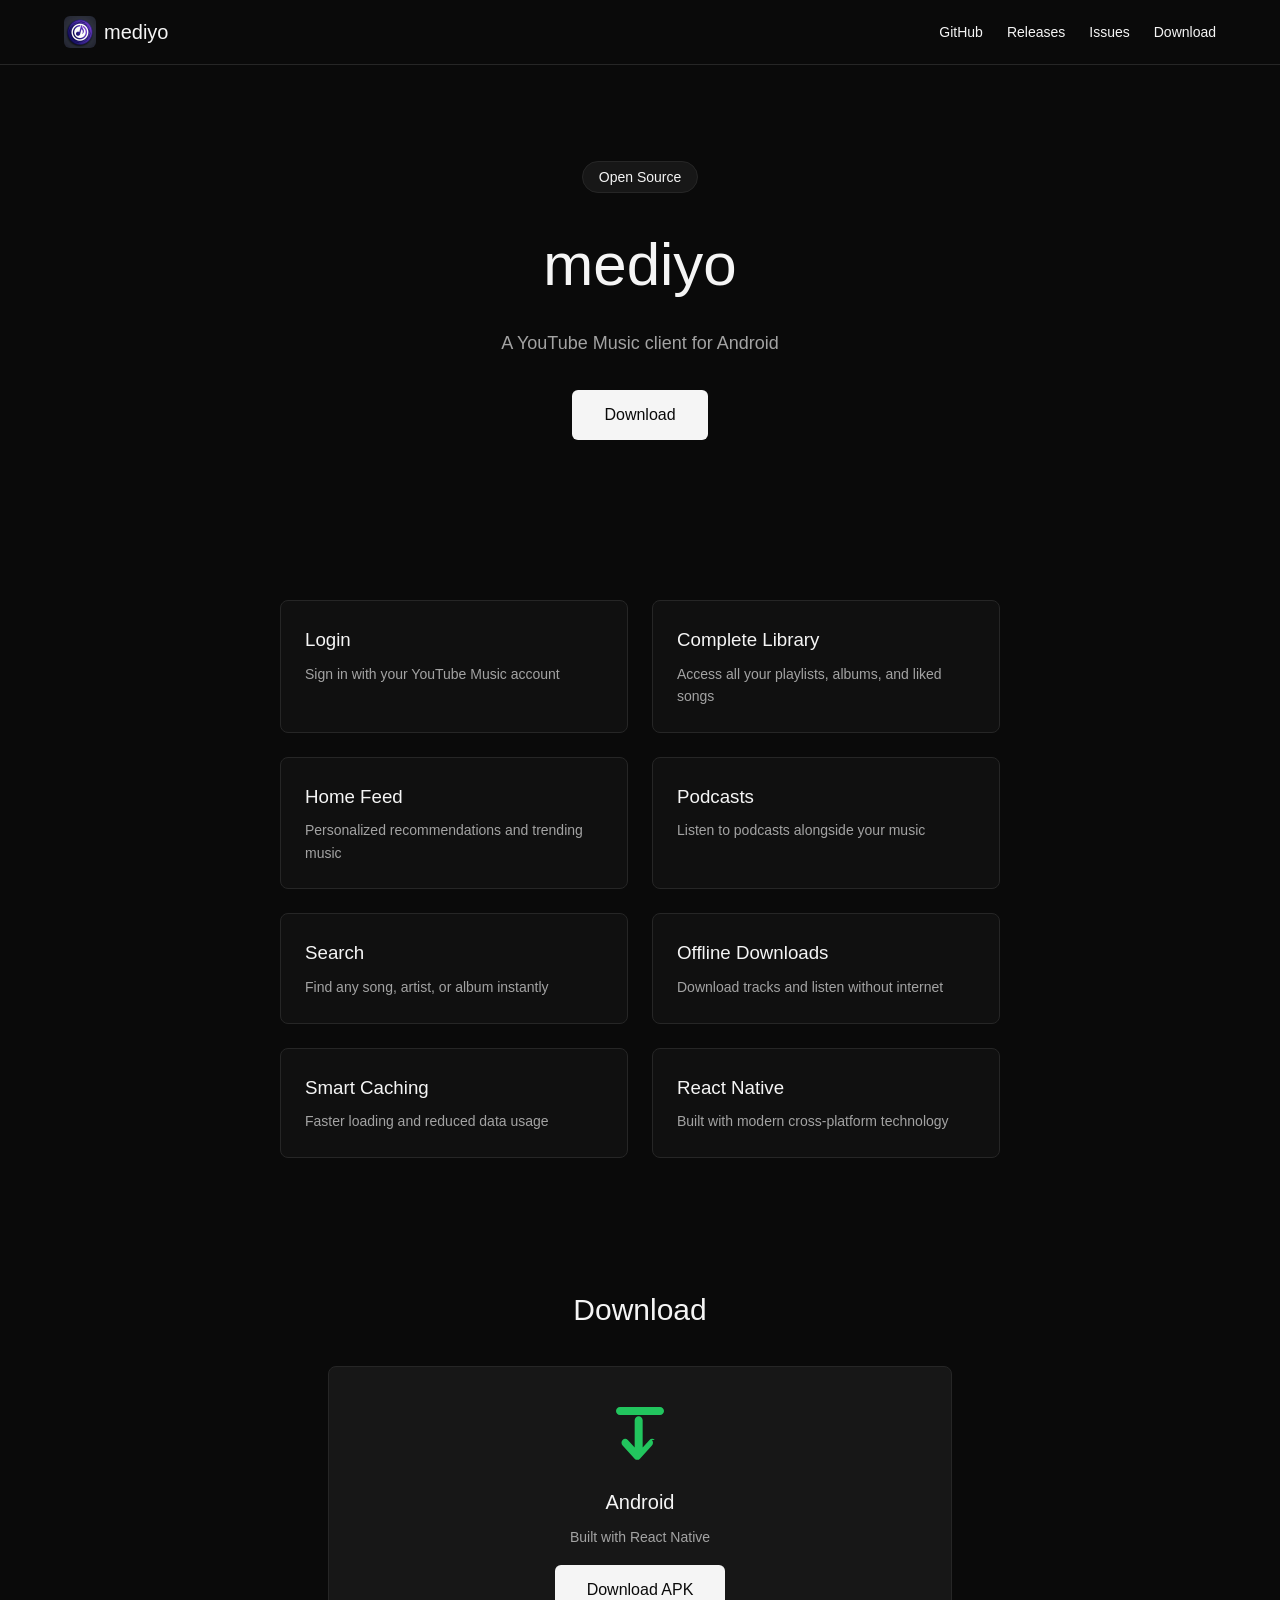
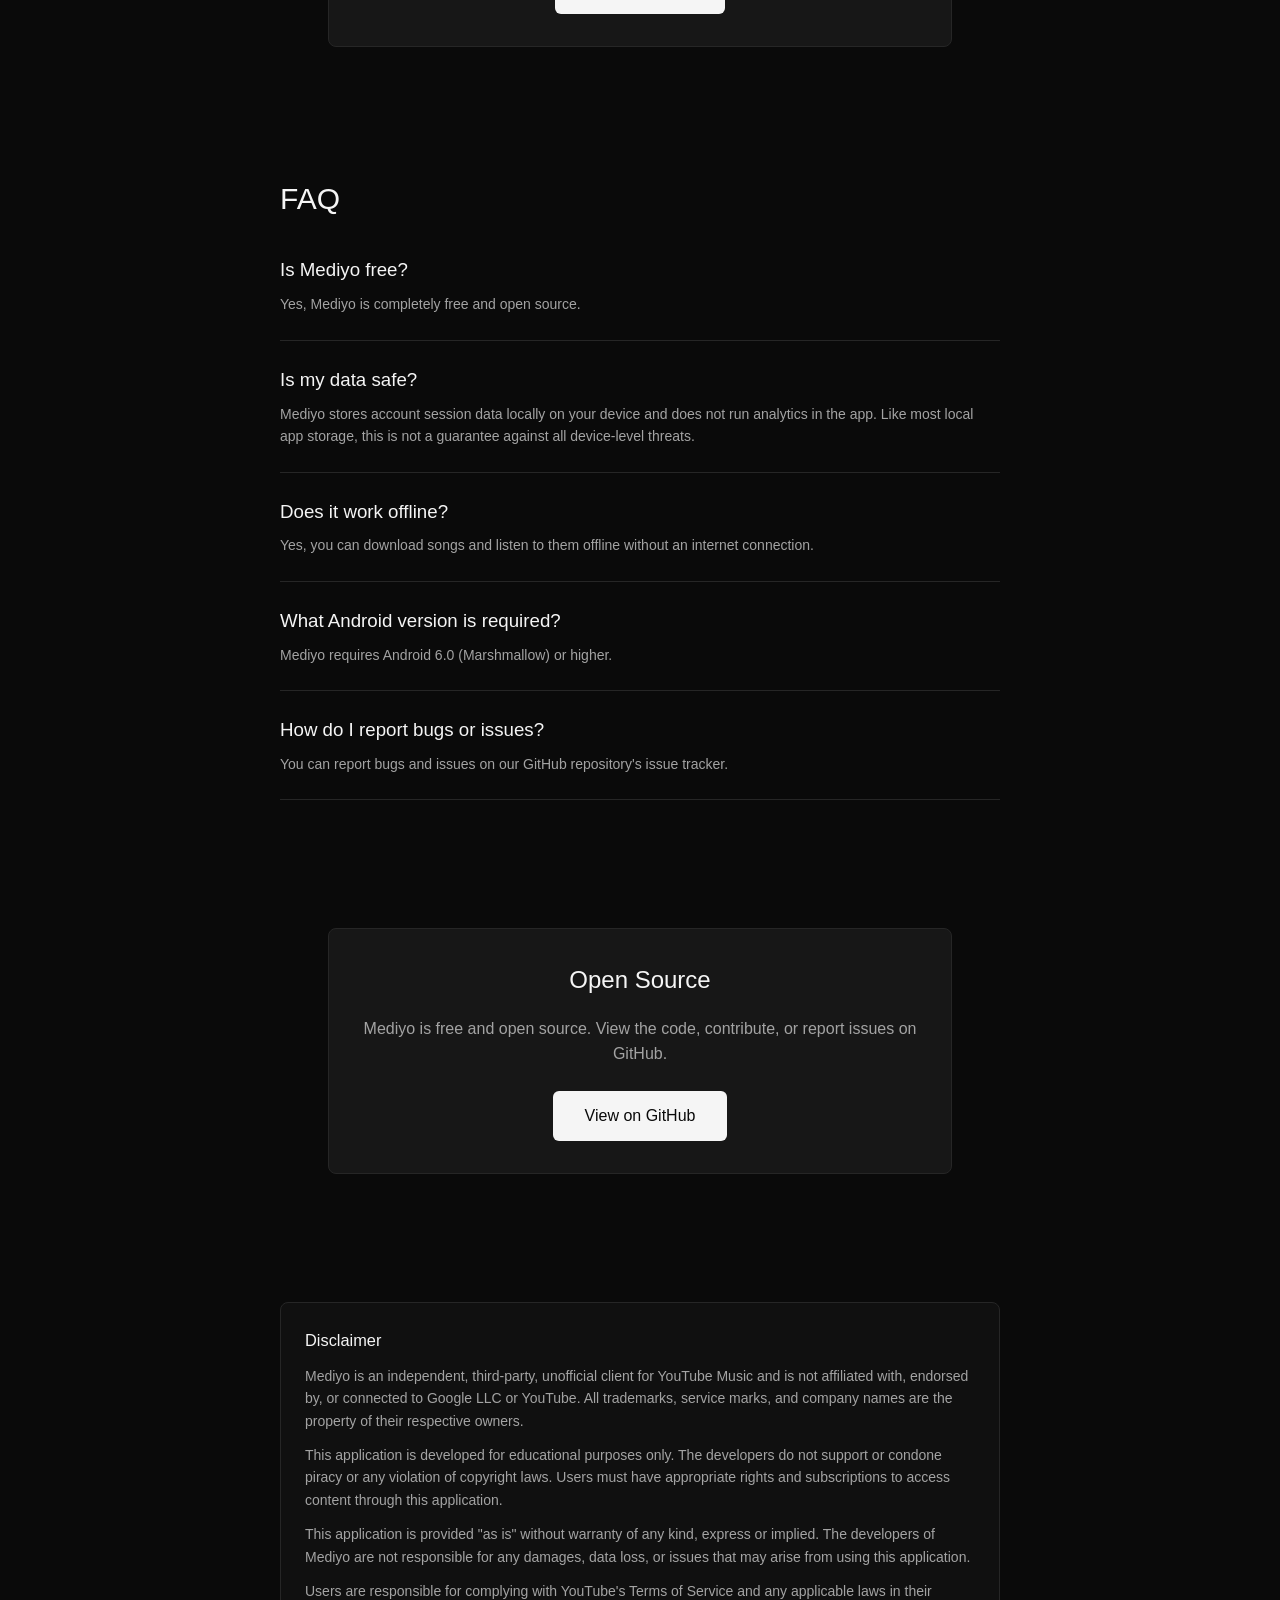
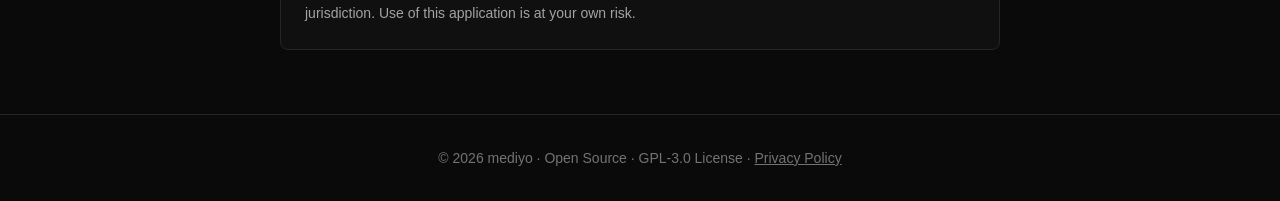
<file: index.html>
<!DOCTYPE html>
<html lang="en">
<head>
    <meta charset="UTF-8">
    <meta name="viewport" content="width=device-width, initial-scale=1.0">
    <title>Mediyo - YouTube Music Client</title>
    <link rel="icon" type="image/png" href="assets/icon-512x512.png">
    <link rel="stylesheet" href="style.css">
</head>
<body>
    
    <!-- Navigation -->
    <nav>
        <div class="container">
            <div class="logo">
                <img src="assets/icon-512x512.png" alt="Mediyo" class="logo-img">
                <span>mediyo</span>
            </div>
            <input type="checkbox" id="nav-toggle" class="nav-toggle-checkbox">
            <label for="nav-toggle" class="nav-toggle" aria-label="Toggle navigation menu">
                <span></span>
                <span></span>
                <span></span>
            </label>
            <div class="nav-links">
                <a href="https://github.com/TeamShryne/Mediyo" target="_blank">GitHub</a>
                <a href="https://github.com/TeamShryne/Mediyo/releases/" target="_blank">Releases</a>
                <a href="https://github.com/TeamShryne/Mediyo/issues" target="_blank">Issues</a>
                <a href="#download">Download</a>
            </div>
        </div>
    </nav>

    <!-- Hero Section -->
    <section class="hero">
        <div class="container">
            <div class="badge">Open Source</div>
            <h1>mediyo</h1>
            <p>A YouTube Music client for Android</p>
            <a href="#download" class="btn">Download</a>
        </div>
    </section>

    <!-- Features Section -->
    <section class="features">
        <div class="container">
            <div class="feature-grid">
                <div class="feature-card">
                    <h3>Login</h3>
                    <p>Sign in with your YouTube Music account</p>
                </div>
                <div class="feature-card">
                    <h3>Complete Library</h3>
                    <p>Access all your playlists, albums, and liked songs</p>
                </div>
                <div class="feature-card">
                    <h3>Home Feed</h3>
                    <p>Personalized recommendations and trending music</p>
                </div>
                <div class="feature-card">
                    <h3>Podcasts</h3>
                    <p>Listen to podcasts alongside your music</p>
                </div>
                <div class="feature-card">
                    <h3>Search</h3>
                    <p>Find any song, artist, or album instantly</p>
                </div>
                <div class="feature-card">
                    <h3>Offline Downloads</h3>
                    <p>Download tracks and listen without internet</p>
                </div>
                <div class="feature-card">
                    <h3>Smart Caching</h3>
                    <p>Faster loading and reduced data usage</p>
                </div>
                <div class="feature-card">
                    <h3>React Native</h3>
                    <p>Built with modern cross-platform technology</p>
                </div>
            </div>
        </div>
    </section>

    <!-- Download Section -->
    <section id="download" class="download">
        <div class="container">
            <h2>Download</h2>
            <div class="download-card">
                <svg class="download-icon" fill="currentColor" viewBox="0 0 24 24">
                    <path d="M17.523 15.341c-.538-.586-1.413-.586-1.951 0l-2.572 2.805V8c0-.828-.672-1.5-1.5-1.5s-1.5.672-1.5 1.5v10.146l-2.572-2.805c-.538-.586-1.413-.586-1.951 0-.538.586-.538 1.536 0 2.122l4.5 4.902c.269.293.634.439.999.439s.73-.146.999-.439l4.5-4.902c.538-.586.538-1.536 0-2.122zM19.5 3h-15C3.673 3 3 3.673 3 4.5S3.673 6 4.5 6h15c.827 0 1.5-.673 1.5-1.5S20.327 3 19.5 3z"/>
                </svg>
                <h3>Android</h3>
                <p>Built with React Native</p>
                <a href="https://github.com/TeamShryne/Mediyo/releases/latest" target="_blank" class="btn">Download APK</a>
            </div>
        </div>
    </section>

    <!-- FAQ Section -->
    <section class="faq">
        <div class="container">
            <h2>FAQ</h2>
            <div class="faq-list">
                <div class="faq-item">
                    <h3>Is Mediyo free?</h3>
                    <p>Yes, Mediyo is completely free and open source.</p>
                </div>
                <div class="faq-item">
                    <h3>Is my data safe?</h3>
                    <p>Mediyo stores account session data locally on your device and does not run analytics in the app. Like most local app storage, this is not a guarantee against all device-level threats.</p>
                </div>
                <div class="faq-item">
                    <h3>Does it work offline?</h3>
                    <p>Yes, you can download songs and listen to them offline without an internet connection.</p>
                </div>
                <div class="faq-item">
                    <h3>What Android version is required?</h3>
                    <p>Mediyo requires Android 6.0 (Marshmallow) or higher.</p>
                </div>
                <div class="faq-item">
                    <h3>How do I report bugs or issues?</h3>
                    <p>You can report bugs and issues on our GitHub repository's issue tracker.</p>
                </div>
            </div>
        </div>
    </section>

    <!-- Open Source Section -->
    <section class="opensource">
        <div class="container">
            <div class="opensource-card">
                <h2>Open Source</h2>
                <p>Mediyo is free and open source. View the code, contribute, or report issues on GitHub.</p>
                <a href="https://github.com/TeamShryne/Mediyo" target="_blank" class="btn">View on GitHub</a>
            </div>
        </div>
    </section>

    <!-- Disclaimer Section -->
    <section class="disclaimer">
        <div class="container">
            <div class="disclaimer-card">
                <h3>Disclaimer</h3>
                <p>
                    Mediyo is an independent, third-party, unofficial client for YouTube Music and is not affiliated with, endorsed by, or connected to Google LLC or YouTube. All trademarks, service marks, and company names are the property of their respective owners.
                </p>
                <p>
                    This application is developed for educational purposes only. The developers do not support or condone piracy or any violation of copyright laws. Users must have appropriate rights and subscriptions to access content through this application.
                </p>
                <p>
                    This application is provided "as is" without warranty of any kind, express or implied. The developers of Mediyo are not responsible for any damages, data loss, or issues that may arise from using this application.
                </p>
                <p>
                    Users are responsible for complying with YouTube's Terms of Service and any applicable laws in their jurisdiction. Use of this application is at your own risk.
                </p>
            </div>
        </div>
    </section>

    <!-- Footer -->
    <footer>
        <div class="container">
            <p>&copy; 2026 mediyo · Open Source · GPL-3.0 License · <a href="privacy/" style="color: #737373; text-decoration: underline;">Privacy Policy</a></p>
        </div>
    </footer>

</body>
</html>
</file>
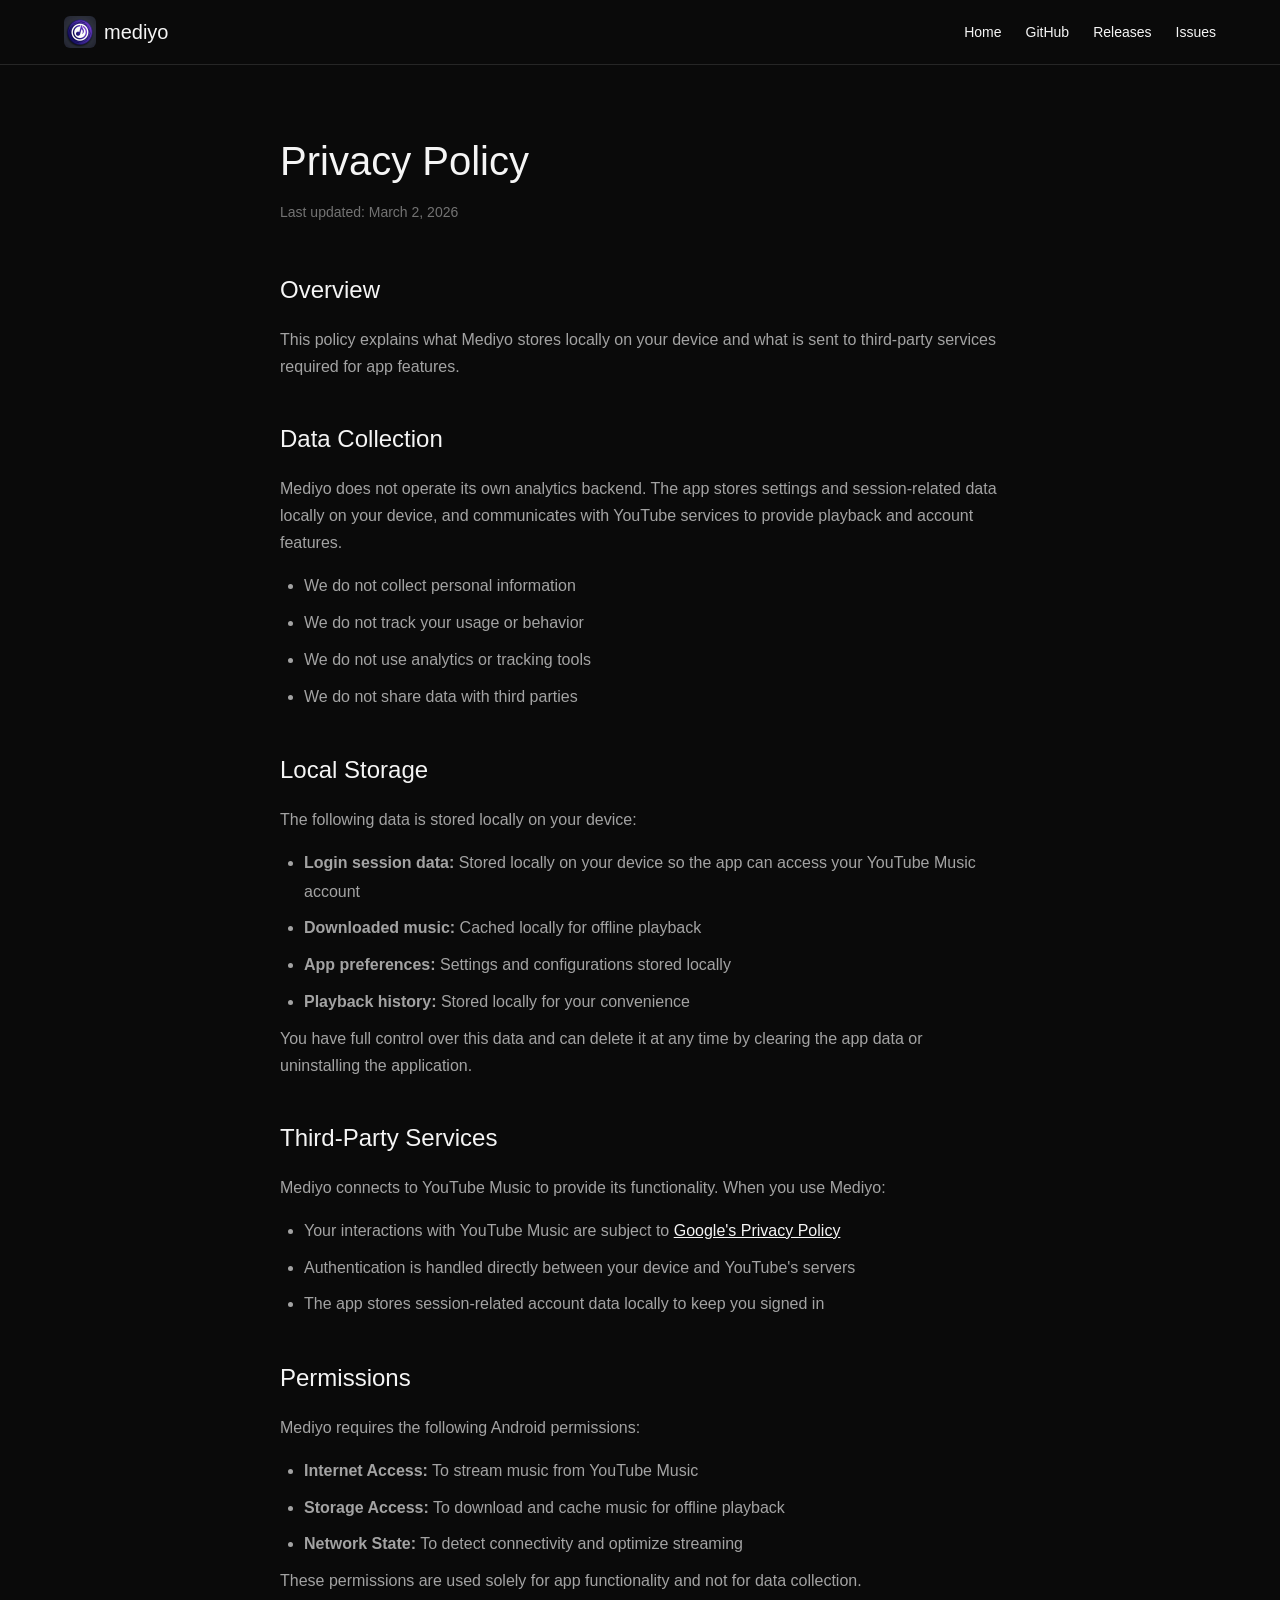
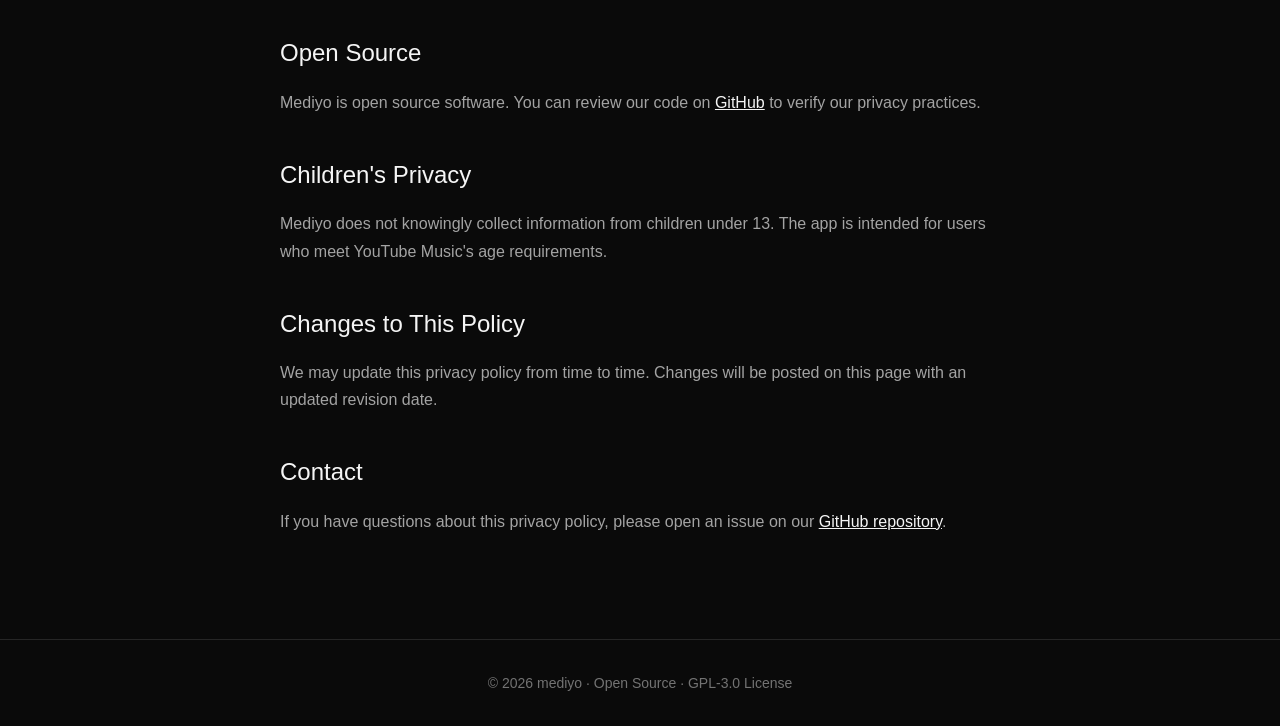
<file: privacy/index.html>
<!DOCTYPE html>
<html lang="en">
<head>
    <meta charset="UTF-8">
    <meta name="viewport" content="width=device-width, initial-scale=1.0">
    <title>Privacy Policy - Mediyo</title>
    <link rel="icon" type="image/png" href="../assets/icon-512x512.png">
    <link rel="stylesheet" href="../style.css">
</head>
<body>
    
    <!-- Navigation -->
    <nav>
        <div class="container">
            <a href="../index.html" class="logo" style="text-decoration: none; color: #f5f5f5; display: flex; align-items: center; gap: 0.5rem;">
                <img src="../assets/icon-512x512.png" alt="Mediyo" class="logo-img">
                <span>mediyo</span>
            </a>
            <input type="checkbox" id="nav-toggle" class="nav-toggle-checkbox">
            <label for="nav-toggle" class="nav-toggle" aria-label="Toggle navigation menu">
                <span></span>
                <span></span>
                <span></span>
            </label>
            <div class="nav-links">
                <a href="../index.html">Home</a>
                <a href="https://github.com/TeamShryne/Mediyo" target="_blank">GitHub</a>
                <a href="https://github.com/TeamShryne/Mediyo/releases/" target="_blank">Releases</a>
                <a href="https://github.com/TeamShryne/Mediyo/issues" target="_blank">Issues</a>
            </div>
        </div>
    </nav>

    <!-- Privacy Policy Content -->
    <section class="privacy-content">
        <div class="container">
            <h1>Privacy Policy</h1>
            <p class="last-updated">Last updated: March 2, 2026</p>

            <div class="policy-section">
                <h2>Overview</h2>
                <p>This policy explains what Mediyo stores locally on your device and what is sent to third-party services required for app features.</p>
            </div>

            <div class="policy-section">
                <h2>Data Collection</h2>
                <p>Mediyo does not operate its own analytics backend. The app stores settings and session-related data locally on your device, and communicates with YouTube services to provide playback and account features.</p>
                <ul>
                    <li>We do not collect personal information</li>
                    <li>We do not track your usage or behavior</li>
                    <li>We do not use analytics or tracking tools</li>
                    <li>We do not share data with third parties</li>
                </ul>
            </div>

            <div class="policy-section">
                <h2>Local Storage</h2>
                <p>The following data is stored locally on your device:</p>
                <ul>
                    <li><strong>Login session data:</strong> Stored locally on your device so the app can access your YouTube Music account</li>
                    <li><strong>Downloaded music:</strong> Cached locally for offline playback</li>
                    <li><strong>App preferences:</strong> Settings and configurations stored locally</li>
                    <li><strong>Playback history:</strong> Stored locally for your convenience</li>
                </ul>
                <p>You have full control over this data and can delete it at any time by clearing the app data or uninstalling the application.</p>
            </div>

            <div class="policy-section">
                <h2>Third-Party Services</h2>
                <p>Mediyo connects to YouTube Music to provide its functionality. When you use Mediyo:</p>
                <ul>
                    <li>Your interactions with YouTube Music are subject to <a href="https://policies.google.com/privacy" target="_blank">Google's Privacy Policy</a></li>
                    <li>Authentication is handled directly between your device and YouTube's servers</li>
                    <li>The app stores session-related account data locally to keep you signed in</li>
                </ul>
            </div>

            <div class="policy-section">
                <h2>Permissions</h2>
                <p>Mediyo requires the following Android permissions:</p>
                <ul>
                    <li><strong>Internet Access:</strong> To stream music from YouTube Music</li>
                    <li><strong>Storage Access:</strong> To download and cache music for offline playback</li>
                    <li><strong>Network State:</strong> To detect connectivity and optimize streaming</li>
                </ul>
                <p>These permissions are used solely for app functionality and not for data collection.</p>
            </div>

            <div class="policy-section">
                <h2>Open Source</h2>
                <p>Mediyo is open source software. You can review our code on <a href="https://github.com/TeamShryne/Mediyo" target="_blank">GitHub</a> to verify our privacy practices.</p>
            </div>

            <div class="policy-section">
                <h2>Children's Privacy</h2>
                <p>Mediyo does not knowingly collect information from children under 13. The app is intended for users who meet YouTube Music's age requirements.</p>
            </div>

            <div class="policy-section">
                <h2>Changes to This Policy</h2>
                <p>We may update this privacy policy from time to time. Changes will be posted on this page with an updated revision date.</p>
            </div>

            <div class="policy-section">
                <h2>Contact</h2>
                <p>If you have questions about this privacy policy, please open an issue on our <a href="https://github.com/TeamShryne/Mediyo" target="_blank">GitHub repository</a>.</p>
            </div>
        </div>
    </section>

    <!-- Footer -->
    <footer>
        <div class="container">
            <p>&copy; 2026 mediyo · Open Source · GPL-3.0 License</p>
        </div>
    </footer>

</body>
</html>
</file>
<file: style.css>
* {
    margin: 0;
    padding: 0;
    box-sizing: border-box;
}

body {
    font-family: -apple-system, BlinkMacSystemFont, 'Segoe UI', Roboto, sans-serif;
    background-color: #0a0a0a;
    color: #f5f5f5;
    line-height: 1.6;
}

.container {
    max-width: 1200px;
    margin: 0 auto;
    padding: 0 1.5rem;
}

/* Navigation */
nav {
    border-bottom: 1px solid #262626;
    padding: 1rem 0;
}

nav .container {
    display: flex;
    align-items: center;
    justify-content: space-between;
    position: relative;
}

nav .logo {
    font-size: 1.25rem;
    font-weight: 500;
    display: flex;
    align-items: center;
    gap: 0.5rem;
}

.logo-img {
    width: 2rem;
    height: 2rem;
    border-radius: 0.375rem;
}

nav .nav-links {
    display: flex;
    gap: 1.5rem;
}

.nav-toggle-checkbox,
.nav-toggle {
    display: none;
}

.nav-toggle {
    width: 2.5rem;
    height: 2.5rem;
    border: 1px solid #262626;
    border-radius: 0.375rem;
    align-items: center;
    justify-content: center;
    cursor: pointer;
    background-color: #111111;
    flex-direction: column;
    gap: 0.25rem;
}

.nav-toggle span {
    width: 1rem;
    height: 2px;
    background-color: #f5f5f5;
}

nav a {
    color: #f5f5f5;
    text-decoration: none;
    font-size: 0.875rem;
    transition: color 0.3s;
}

nav a:hover {
    color: #a3a3a3;
}

/* Hero Section */
.hero {
    text-align: center;
    padding: 6rem 0;
}

.hero .container {
    max-width: 42rem;
}

.badge {
    display: inline-block;
    background-color: #171717;
    border: 1px solid #262626;
    padding: 0.25rem 1rem;
    border-radius: 9999px;
    font-size: 0.875rem;
    margin-bottom: 1.5rem;
}

h1 {
    font-size: 3rem;
    font-weight: 300;
    margin-bottom: 1rem;
}

.hero p {
    font-size: 1.125rem;
    color: #a3a3a3;
    margin-bottom: 2rem;
}

.btn {
    display: inline-block;
    background-color: #f5f5f5;
    color: #0a0a0a;
    padding: 0.75rem 2rem;
    border-radius: 0.375rem;
    text-decoration: none;
    transition: background-color 0.3s;
    border: none;
    cursor: pointer;
    font-size: 1rem;
}

.btn:hover {
    background-color: #e5e5e5;
}

/* Features Section */
.features {
    padding: 4rem 0;
}

.features .container {
    max-width: 48rem;
}

.feature-grid {
    display: grid;
    grid-template-columns: 1fr;
    gap: 1.5rem;
}

.feature-card {
    background-color: rgba(23, 23, 23, 0.5);
    border: 1px solid #262626;
    padding: 1.5rem;
    border-radius: 0.5rem;
}

.feature-card h3 {
    font-weight: 500;
    margin-bottom: 0.5rem;
}

.feature-card p {
    color: #a3a3a3;
    font-size: 0.875rem;
}

/* Download Section */
.download {
    padding: 4rem 0;
    text-align: center;
}

.download .container {
    max-width: 42rem;
}

h2 {
    font-size: 1.875rem;
    font-weight: 300;
    margin-bottom: 2rem;
}

.download-card {
    background-color: #171717;
    border: 1px solid #262626;
    padding: 2rem;
    border-radius: 0.5rem;
}

.download-icon {
    width: 4rem;
    height: 4rem;
    margin: 0 auto 1rem;
    color: #22c55e;
}

.download-card h3 {
    font-size: 1.25rem;
    font-weight: 500;
    margin-bottom: 0.5rem;
}

.download-card p {
    color: #a3a3a3;
    font-size: 0.875rem;
    margin-bottom: 1rem;
}

/* FAQ Section */
.faq {
    padding: 4rem 0;
}

.faq .container {
    max-width: 48rem;
}

.faq-list {
    display: flex;
    flex-direction: column;
    gap: 1.5rem;
}

.faq-item {
    border-bottom: 1px solid #262626;
    padding-bottom: 1.5rem;
}

.faq-item h3 {
    font-weight: 500;
    margin-bottom: 0.5rem;
}

.faq-item p {
    color: #a3a3a3;
    font-size: 0.875rem;
}

/* Open Source Section */
.opensource {
    padding: 4rem 0;
    text-align: center;
}

.opensource .container {
    max-width: 42rem;
}

.opensource-card {
    background-color: #171717;
    border: 1px solid #262626;
    padding: 2rem;
    border-radius: 0.5rem;
}

.opensource-card h2 {
    font-size: 1.5rem;
    font-weight: 300;
    margin-bottom: 1rem;
}

.opensource-card p {
    color: #a3a3a3;
    margin-bottom: 1.5rem;
}

/* Disclaimer Section */
.disclaimer {
    padding: 4rem 0;
}

.disclaimer .container {
    max-width: 48rem;
}

.disclaimer-card {
    background-color: rgba(23, 23, 23, 0.5);
    border: 1px solid #262626;
    padding: 1.5rem;
    border-radius: 0.5rem;
    font-size: 0.875rem;
    color: #a3a3a3;
}

.disclaimer-card h3 {
    font-weight: 500;
    color: #f5f5f5;
    margin-bottom: 0.75rem;
}

.disclaimer-card p {
    margin-bottom: 0.75rem;
}

.disclaimer-card p:last-child {
    margin-bottom: 0;
}

/* Footer */
footer {
    border-top: 1px solid #262626;
    padding: 2rem 0;
    text-align: center;
    font-size: 0.875rem;
    color: #737373;
}

/* Privacy Policy Page */
.privacy-content {
    padding: 4rem 0;
}

.privacy-content .container {
    max-width: 48rem;
}

.privacy-content h1 {
    font-size: 2.5rem;
    font-weight: 300;
    margin-bottom: 0.5rem;
}

.last-updated {
    color: #737373;
    font-size: 0.875rem;
    margin-bottom: 3rem;
}

.policy-section {
    margin-bottom: 2.5rem;
}

.policy-section h2 {
    font-size: 1.5rem;
    font-weight: 500;
    margin-bottom: 1rem;
}

.policy-section p {
    color: #a3a3a3;
    margin-bottom: 1rem;
    line-height: 1.7;
}

.policy-section ul {
    list-style: disc;
    margin-left: 1.5rem;
    color: #a3a3a3;
    line-height: 1.8;
}

.policy-section li {
    margin-bottom: 0.5rem;
}

.policy-section a {
    color: #f5f5f5;
    text-decoration: underline;
}

.policy-section a:hover {
    color: #a3a3a3;
}

/* Responsive */
@media (min-width: 768px) {
    .feature-grid {
        grid-template-columns: repeat(2, 1fr);
    }
    
    h1 {
        font-size: 3.75rem;
    }
}

@media (max-width: 767px) {
    nav .container {
        flex-wrap: wrap;
        gap: 0.75rem;
    }

    .nav-toggle {
        display: flex;
    }

    nav .nav-links {
        width: 100%;
        display: none;
        flex-direction: column;
        gap: 0.75rem;
        background-color: #111111;
        border: 1px solid #262626;
        border-radius: 0.5rem;
        padding: 0.75rem;
    }

    .nav-toggle-checkbox:checked + .nav-toggle + .nav-links {
        display: flex;
    }

    .hero {
        padding: 4.5rem 0;
    }
}
</file>
